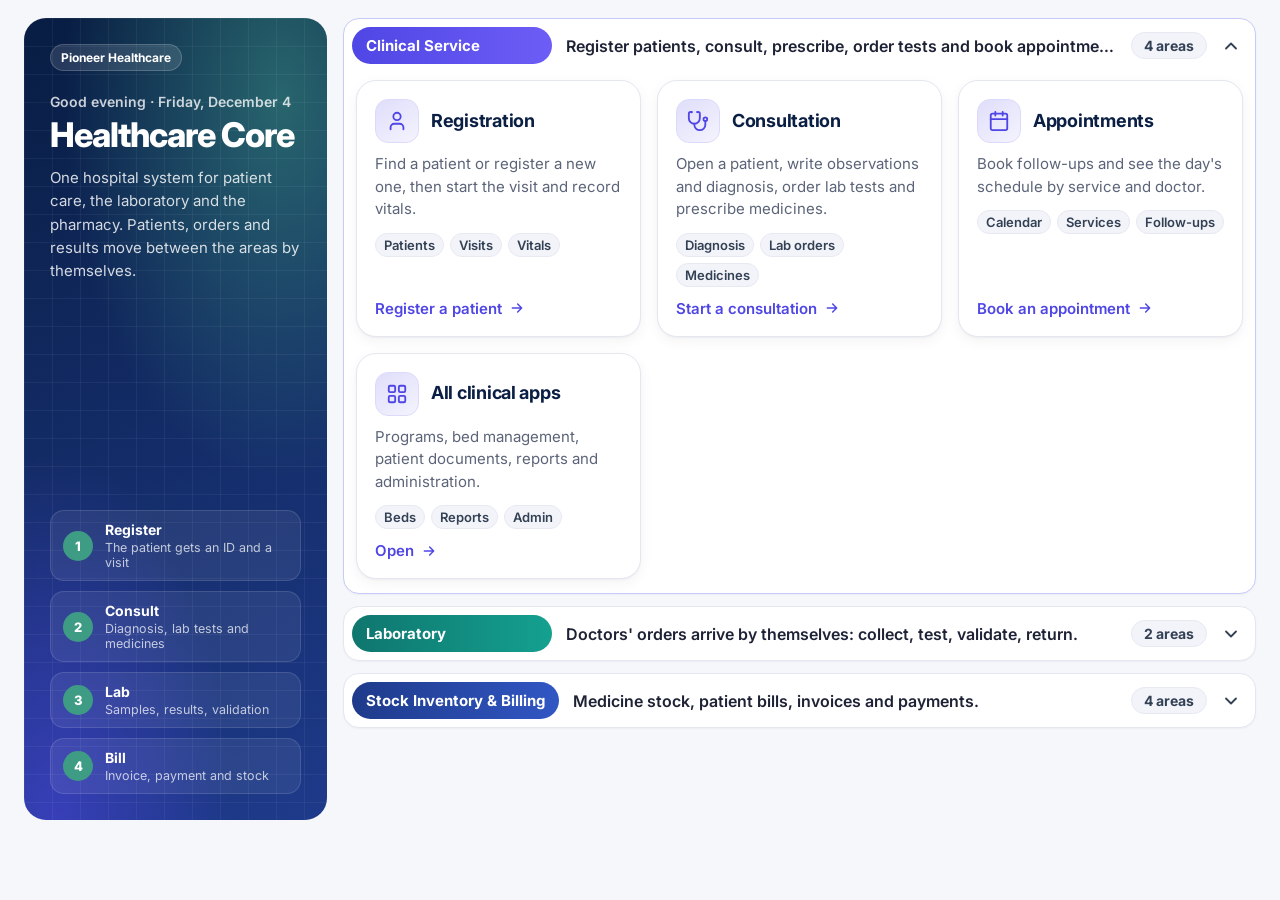
<file: resources/index.html>
<!DOCTYPE html>
<html lang="en">
<head>
	<meta charset="UTF-8" />
	<meta name="viewport" content="width=device-width,initial-scale=1" />
	<meta name="robots" content="noindex,nofollow" />
	<link rel="icon" type="image/png" href="/pioneer-brand/mark.png">
	<title>Pioneer Healthcare</title>
	<!-- Pioneer Healthcare home, in the ATA healthcare home pattern (hero panel + lanes of
	     cards). The top bar comes from /pioneer-brand/skin.js, which nginx adds to every page.
	     Cards are written here, not read from a config file, so a cached file can never bring
	     back other tiles. -->
	<style>
		@import url('https://fonts.googleapis.com/css2?family=Inter:wght@400;500;600;700;800&display=swap');
		* { box-sizing: border-box; }
		html, body { margin: 0; min-height: 100%; }
		body { background: #F6F7FB; color: #0B1F44; font-family: Inter, -apple-system, "Segoe UI", Roboto, sans-serif; -webkit-font-smoothing: antialiased; }
		a { color: inherit; text-decoration: none; }
		h1 { margin: 0; font-weight: 800; }
		.tile {
			--c: #4F46E5; --ci: #4F46E5; --glow: rgba(79, 70, 229, .55);
			position: relative; overflow: hidden; display: flex; flex-direction: column;
			padding: 18px; border-radius: 20px; background: #fff; border: 1px solid #E4E7F0;
			box-shadow: 0 1px 2px rgba(15,23,42,.04), 0 4px 14px rgba(15,23,42,.05);
			transition: transform .22s cubic-bezier(.2,.8,.2,1), box-shadow .22s cubic-bezier(.2,.8,.2,1), border-color .22s;
			animation: rise .6s cubic-bezier(.2,.8,.2,1) both;
		}
		.tile::before { content: ""; position: absolute; inset: 0 0 auto 0; height: 3px; background: linear-gradient(90deg, var(--c), transparent); opacity: 0; transition: opacity .2s; }
		.tile:hover, .tile:focus-visible { transform: translateY(-3px); border-color: color-mix(in srgb, var(--c) 35%, #E4E7F0); box-shadow: 0 2px 4px rgba(15,23,42,.04), 0 20px 40px -22px var(--glow); }
		.tile:hover::before, .tile:focus-visible::before { opacity: 1; }
		.tile:focus-visible, .lane-head:focus-visible { outline: 2px solid #4F46E5; outline-offset: 2px; }
		.row1 { display: flex; align-items: center; gap: 12px; }
		.ic {
			flex: none; width: 44px; height: 44px; border-radius: 13px; display: grid; place-items: center; color: var(--ci);
			background: linear-gradient(145deg, color-mix(in srgb, var(--c) 18%, #fff), color-mix(in srgb, var(--c) 6%, #fff));
			border: 1px solid color-mix(in srgb, var(--c) 20%, #fff); transition: transform .2s cubic-bezier(.2,.8,.2,1);
		}
		.tile:hover .ic { transform: scale(1.06); }
		.ic svg { width: 22px; height: 22px; }
		h3 { margin: 0; font-size: 18px; font-weight: 700; letter-spacing: -0.015em; line-height: 1.25; }
		.tile p { margin: 10px 0 0; color: #5B6478; font-size: 15px; line-height: 1.5; }
		.chips { display: flex; flex-wrap: wrap; gap: 6px; margin-top: 12px; }
		.chips span { font-size: 13px; font-weight: 600; color: #334155; background: #F3F4F9; border: 1px solid #E7E9F2; padding: 3px 8px; border-radius: 999px; }
		.go { margin-top: auto; padding-top: 12px; display: inline-flex; align-items: center; gap: 7px; font-weight: 600; font-size: 15px; color: var(--ci); }
		.go svg { width: 16px; height: 16px; transition: transform .2s cubic-bezier(.2,.8,.2,1); }
		.tile:hover .go svg { transform: translateX(4px); }
		@keyframes rise { from { opacity: 0; transform: translateY(14px) scale(.94); } to { opacity: 1; transform: none; } }
		@media (prefers-reduced-motion: reduce) { .tile { animation: none; } .tile, .ic, .go svg { transition: none; } }

		/* ATA healthcare home pattern: hero panel left, lanes with cards right */
		main.home { max-width: 1560px; display: grid; grid-template-columns: minmax(300px, 34%) 1fr; gap: 16px; padding: 18px 24px 32px; align-items: start; }
		.hero {
			position: sticky; top: 80px; min-height: calc(100vh - 62px - 36px); border-radius: 22px; padding: 26px; color: #fff; overflow: hidden;
			background: radial-gradient(120% 80% at 85% 10%, rgba(62,156,133,.55), transparent 60%), radial-gradient(90% 70% at 10% 100%, rgba(79,70,229,.55), transparent 65%), linear-gradient(160deg, #081D42 0%, #1E3A8A 100%);
			display: flex; flex-direction: column;
		}
		.hero::after { content: ""; position: absolute; inset: 0; background-image: linear-gradient(rgba(255,255,255,.05) 1px, transparent 1px), linear-gradient(90deg, rgba(255,255,255,.05) 1px, transparent 1px); background-size: 28px 28px; pointer-events: none; }
		.hero > * { position: relative; z-index: 1; }
		.tag { align-self: flex-start; font-size: 12px; font-weight: 700; padding: 5px 10px; border-radius: 999px; background: rgba(255,255,255,.12); border: 1px solid rgba(255,255,255,.18); }
		.greet { margin: 22px 0 6px; font-size: 14px; font-weight: 600; color: rgba(255,255,255,.78); }
		.hero h1 { color: #fff; font-size: 34px; line-height: 1.12; letter-spacing: -0.03em; }
		.hero .lead { margin: 12px 0 0; font-size: 15px; line-height: 1.55; color: rgba(255,255,255,.82); }
		.flow { list-style: none; margin: auto 0 0; padding: 22px 0 0; display: grid; gap: 10px; counter-reset: f; }
		.flow li { counter-increment: f; display: grid; grid-template-columns: 30px 1fr; gap: 2px 12px; align-items: center; padding: 10px 12px; border-radius: 14px; background: rgba(255,255,255,.07); border: 1px solid rgba(255,255,255,.12); }
		.flow li::before { content: counter(f); grid-row: span 2; width: 30px; height: 30px; border-radius: 50%; display: grid; place-items: center; font-size: 13px; font-weight: 800; background: #3E9C85; }
		.flow b { font-size: 14px; } .flow span { font-size: 12.5px; color: rgba(255,255,255,.72); }
		.lanes { display: grid; gap: 12px; }
		.lane { border: 1px solid #E4E7F0; border-radius: 16px; background: #fff; box-shadow: 0 1px 2px rgba(15,23,42,.04); }
		.lane.open { border-color: #C7CBF7; }
		.lane-head { width: 100%; display: flex; align-items: center; gap: 14px; padding: 8px 14px 8px 8px; border: 0; background: transparent; border-radius: 16px; cursor: pointer; font: inherit; color: inherit; text-align: left; }
		.pill { flex: none; min-width: 200px; padding: 9px 14px; border-radius: 999px; color: #fff; font-size: 15px; font-weight: 700; background: linear-gradient(90deg, var(--a1), var(--a2)); }
		.lane-line { flex: 1; min-width: 0; font-size: 16px; font-weight: 600; color: #1E2235; white-space: nowrap; overflow: hidden; text-overflow: ellipsis; }
		.count { flex: none; font-size: 14px; font-weight: 700; color: #334155; background: #F3F4F9; border: 1px solid #E7E9F2; border-radius: 999px; padding: 4px 12px; }
		.chev { flex: none; width: 20px; height: 20px; color: #334155; transition: transform .25s; }
		.lane.open .chev { transform: rotate(180deg); }
		.lane-body { display: none; grid-template-columns: repeat(3, minmax(0, 1fr)); gap: 16px; padding: 8px 12px 14px; }
		.lane.open .lane-body { display: grid; }
		.lane.dev { --a1: #4F46E5; --a2: #6D5DF6; } .lane.biz { --a1: #0F766E; --a2: #14A08F; } .lane.gov { --a1: #1E3A8A; --a2: #3157C4; }
		.lane.biz .tile { --c: #0F766E; --ci: #0F766E; --glow: rgba(15,118,110,.5); }
		.lane.gov .tile { --c: #1E3A8A; --ci: #1E3A8A; --glow: rgba(30,58,138,.5); }
		.lane .tile { animation-delay: calc(var(--i, 0) * 60ms); }
		@media (max-width: 1100px) { main.home { grid-template-columns: 1fr; } .hero { position: static; min-height: 0; } .lane-body { grid-template-columns: repeat(2, minmax(0,1fr)); } }
		@media (max-width: 700px) { .lane-body { grid-template-columns: 1fr; } .pill { min-width: 0; } .lane-line { display: none; } }
	</style>
</head>
<body>
	<main class="home">
		<aside class="hero">
			<span class="tag">Pioneer Healthcare</span>
			<p class="greet" id="greet">Welcome</p>
			<h1>Healthcare Core</h1>
			<p class="lead">One hospital system for patient care, the laboratory and the pharmacy. Patients, orders and results move between the areas by themselves.</p>
			<ol class="flow" aria-label="How a visit flows">
				<li><b>Register</b><span>The patient gets an ID and a visit</span></li>
				<li><b>Consult</b><span>Diagnosis, lab tests and medicines</span></li>
				<li><b>Lab</b><span>Samples, results, validation</span></li>
				<li><b>Bill</b><span>Invoice, payment and stock</span></li>
			</ol>
		</aside>
		<div class="lanes">
			<section class="lane dev open" data-k="clinical"><button type="button" class="lane-head" aria-expanded="true"><span class="pill">Clinical Service</span><span class="lane-line">Register patients, consult, prescribe, order tests and book appointments.</span><span class="count">4 areas</span><svg class="chev" viewBox="0 0 24 24" fill="none" stroke="currentColor" stroke-width="2.2" stroke-linecap="round" stroke-linejoin="round" aria-hidden="true"><path d="M6 9l6 6 6-6"/></svg></button><div class="lane-body"><a class="tile" style="--i:0" href="/care/registration/index.html#/search"><div class="row1"><span class="ic" aria-hidden="true"><svg viewBox="0 0 24 24" fill="none" stroke="currentColor" stroke-width="2" stroke-linecap="round" stroke-linejoin="round"><path d="M19 21v-2a4 4 0 0 0-4-4H9a4 4 0 0 0-4 4v2"/><circle cx="12" cy="7" r="4"/></svg></span><h3>Registration</h3></div><p>Find a patient or register a new one, then start the visit and record vitals.</p><div class="chips" aria-hidden="true"><span>Patients</span><span>Visits</span><span>Vitals</span></div><span class="go">Register a patient <svg viewBox="0 0 24 24" fill="none" stroke="currentColor" stroke-width="2.2" stroke-linecap="round" stroke-linejoin="round"><path d="M5 12h14M13 6l6 6-6 6"/></svg></span></a><a class="tile" style="--i:1" href="/care/clinical/index.html#/default/patient/search"><div class="row1"><span class="ic" aria-hidden="true"><svg viewBox="0 0 24 24" fill="none" stroke="currentColor" stroke-width="2" stroke-linecap="round" stroke-linejoin="round"><path d="M4.8 2.3A.3.3 0 1 0 5 2H4a2 2 0 0 0-2 2v5a6 6 0 0 0 6 6v0a6 6 0 0 0 6-6V4a2 2 0 0 0-2-2h-1a.2.2 0 1 0 .3.3"/><path d="M8 15v1a6 6 0 0 0 6 6v0a6 6 0 0 0 6-6v-4"/><circle cx="20" cy="10" r="2"/></svg></span><h3>Consultation</h3></div><p>Open a patient, write observations and diagnosis, order lab tests and prescribe medicines.</p><div class="chips" aria-hidden="true"><span>Diagnosis</span><span>Lab orders</span><span>Medicines</span></div><span class="go">Start a consultation <svg viewBox="0 0 24 24" fill="none" stroke="currentColor" stroke-width="2.2" stroke-linecap="round" stroke-linejoin="round"><path d="M5 12h14M13 6l6 6-6 6"/></svg></span></a><a class="tile" style="--i:2" href="/appointments/#/home/manage/summary"><div class="row1"><span class="ic" aria-hidden="true"><svg viewBox="0 0 24 24" fill="none" stroke="currentColor" stroke-width="2" stroke-linecap="round" stroke-linejoin="round"><rect x="3" y="4" width="18" height="18" rx="2"/><path d="M16 2v4M8 2v4M3 10h18"/></svg></span><h3>Appointments</h3></div><p>Book follow-ups and see the day's schedule by service and doctor.</p><div class="chips" aria-hidden="true"><span>Calendar</span><span>Services</span><span>Follow-ups</span></div><span class="go">Book an appointment <svg viewBox="0 0 24 24" fill="none" stroke="currentColor" stroke-width="2.2" stroke-linecap="round" stroke-linejoin="round"><path d="M5 12h14M13 6l6 6-6 6"/></svg></span></a><a class="tile" style="--i:3" href="/care/home/"><div class="row1"><span class="ic" aria-hidden="true"><svg viewBox="0 0 24 24" fill="none" stroke="currentColor" stroke-width="2" stroke-linecap="round" stroke-linejoin="round"><rect x="3" y="3" width="7" height="7" rx="1.5"/><rect x="14" y="3" width="7" height="7" rx="1.5"/><rect x="3" y="14" width="7" height="7" rx="1.5"/><rect x="14" y="14" width="7" height="7" rx="1.5"/></svg></span><h3>All clinical apps</h3></div><p>Programs, bed management, patient documents, reports and administration.</p><div class="chips" aria-hidden="true"><span>Beds</span><span>Reports</span><span>Admin</span></div><span class="go">Open <svg viewBox="0 0 24 24" fill="none" stroke="currentColor" stroke-width="2.2" stroke-linecap="round" stroke-linejoin="round"><path d="M5 12h14M13 6l6 6-6 6"/></svg></span></a></div></section>
			<section class="lane biz" data-k="lab"><button type="button" class="lane-head" aria-expanded="false"><span class="pill">Laboratory</span><span class="lane-line">Doctors' orders arrive by themselves: collect, test, validate, return.</span><span class="count">2 areas</span><svg class="chev" viewBox="0 0 24 24" fill="none" stroke="currentColor" stroke-width="2.2" stroke-linecap="round" stroke-linejoin="round" aria-hidden="true"><path d="M6 9l6 6 6-6"/></svg></button><div class="lane-body"><a class="tile" style="--i:0" href="/openelis/LabDashboard.do"><div class="row1"><span class="ic" aria-hidden="true"><svg viewBox="0 0 24 24" fill="none" stroke="currentColor" stroke-width="2" stroke-linecap="round" stroke-linejoin="round"><path d="M9 3h6M10 3v6.5L4.6 18.4A1.7 1.7 0 0 0 6 21h12a1.7 1.7 0 0 0 1.4-2.6L14 9.5V3"/><path d="M7 15h10"/></svg></span><h3>Lab dashboard</h3></div><p>Today's samples to collect and the collected samples waiting for results.</p><div class="chips" aria-hidden="true"><span>Samples</span><span>Collection</span><span>Backlog</span></div><span class="go">Open the lab <svg viewBox="0 0 24 24" fill="none" stroke="currentColor" stroke-width="2.2" stroke-linecap="round" stroke-linejoin="round"><path d="M5 12h14M13 6l6 6-6 6"/></svg></span></a><a class="tile" style="--i:1" href="/openelis/LabDashboard.do"><div class="row1"><span class="ic" aria-hidden="true"><svg viewBox="0 0 24 24" fill="none" stroke="currentColor" stroke-width="2" stroke-linecap="round" stroke-linejoin="round"><path d="M9 11l3 3L22 4"/><path d="M21 12v7a2 2 0 0 1-2 2H5a2 2 0 0 1-2-2V5a2 2 0 0 1 2-2h11"/></svg></span><h3>Results &amp; validation</h3></div><p>Enter values with normal ranges shown, then a second person validates and releases them.</p><div class="chips" aria-hidden="true"><span>Enter</span><span>Validate</span><span>Release</span></div><span class="go">Enter results <svg viewBox="0 0 24 24" fill="none" stroke="currentColor" stroke-width="2.2" stroke-linecap="round" stroke-linejoin="round"><path d="M5 12h14M13 6l6 6-6 6"/></svg></span></a></div></section>
			<section class="lane gov" data-k="erp"><button type="button" class="lane-head" aria-expanded="false"><span class="pill">Stock Inventory &amp; Billing</span><span class="lane-line">Medicine stock, patient bills, invoices and payments.</span><span class="count">4 areas</span><svg class="chev" viewBox="0 0 24 24" fill="none" stroke="currentColor" stroke-width="2.2" stroke-linecap="round" stroke-linejoin="round" aria-hidden="true"><path d="M6 9l6 6 6-6"/></svg></button><div class="lane-body"><a class="tile" style="--i:0" href="ERPHOST/web#action=sale.action_quotations_with_onboarding"><div class="row1"><span class="ic" aria-hidden="true"><svg viewBox="0 0 24 24" fill="none" stroke="currentColor" stroke-width="2" stroke-linecap="round" stroke-linejoin="round"><path d="M4 2v20l3-2 3 2 3-2 3 2 3-2 1 .7V2l-1 .7-3-2-3 2-3-2-3 2-3-2z"/><path d="M8 7h8M8 11h8M8 15h5"/></svg></span><h3>Patient billing</h3></div><p>Quotations and sales orders for patients, confirmed into deliveries and invoices.</p><div class="chips" aria-hidden="true"><span>Quotations</span><span>Orders</span><span>Shops</span></div><span class="go">Open billing <svg viewBox="0 0 24 24" fill="none" stroke="currentColor" stroke-width="2.2" stroke-linecap="round" stroke-linejoin="round"><path d="M5 12h14M13 6l6 6-6 6"/></svg></span></a><a class="tile" style="--i:1" href="ERPHOST/web#action=stock.product_template_action_product"><div class="row1"><span class="ic" aria-hidden="true"><svg viewBox="0 0 24 24" fill="none" stroke="currentColor" stroke-width="2" stroke-linecap="round" stroke-linejoin="round"><path d="M21 8v13H3V8"/><path d="M1 3h22v5H1z"/><path d="M10 12h4"/></svg></span><h3>Medicines &amp; stock</h3></div><p>Prices, costs and what is on hand for every medicine and item.</p><div class="chips" aria-hidden="true"><span>Products</span><span>On hand</span><span>Prices</span></div><span class="go">Open stock <svg viewBox="0 0 24 24" fill="none" stroke="currentColor" stroke-width="2.2" stroke-linecap="round" stroke-linejoin="round"><path d="M5 12h14M13 6l6 6-6 6"/></svg></span></a><a class="tile" style="--i:2" href="ERPHOST/web#action=account.action_move_out_invoice_type"><div class="row1"><span class="ic" aria-hidden="true"><svg viewBox="0 0 24 24" fill="none" stroke="currentColor" stroke-width="2" stroke-linecap="round" stroke-linejoin="round"><rect x="2" y="6" width="20" height="12" rx="2"/><circle cx="12" cy="12" r="2.5"/><path d="M6 12h.01M18 12h.01"/></svg></span><h3>Invoices &amp; payments</h3></div><p>Posted invoices, payments taken and what is still due.</p><div class="chips" aria-hidden="true"><span>Invoices</span><span>Payments</span></div><span class="go">Open invoices <svg viewBox="0 0 24 24" fill="none" stroke="currentColor" stroke-width="2.2" stroke-linecap="round" stroke-linejoin="round"><path d="M5 12h14M13 6l6 6-6 6"/></svg></span></a><a class="tile" style="--i:3" href="ERPHOST/web#action=purchase.purchase_rfq"><div class="row1"><span class="ic" aria-hidden="true"><svg viewBox="0 0 24 24" fill="none" stroke="currentColor" stroke-width="2" stroke-linecap="round" stroke-linejoin="round"><circle cx="9" cy="21" r="1"/><circle cx="20" cy="21" r="1"/><path d="M1 1h4l2.7 13.4a2 2 0 0 0 2 1.6h9.7a2 2 0 0 0 2-1.6L23 6H6"/></svg></span><h3>Purchases</h3></div><p>Order from suppliers and receive stock into the pharmacy.</p><div class="chips" aria-hidden="true"><span>Suppliers</span><span>Receipts</span></div><span class="go">Open purchases <svg viewBox="0 0 24 24" fill="none" stroke="currentColor" stroke-width="2.2" stroke-linecap="round" stroke-linejoin="round"><path d="M5 12h14M13 6l6 6-6 6"/></svg></span></a></div></section>
		</div>
	</main>
	<script>
		(function () {
			// The ERP lives on its own host: erp-<this host>.
			var erp = location.protocol + '//erp-' + location.host;
			document.querySelectorAll('a[href^="ERPHOST"]').forEach(function (a) { a.href = a.getAttribute('href').replace('ERPHOST', erp); });
			var h = new Date().getHours();
			var d = new Date().toLocaleDateString(undefined, { weekday: 'long', day: 'numeric', month: 'long' });
			document.getElementById('greet').textContent = (h < 12 ? 'Good morning' : h < 17 ? 'Good afternoon' : 'Good evening') + ' \u00b7 ' + d;
			var lanes = document.querySelectorAll('.lane');
			var saved = null; try { saved = localStorage.getItem('ph-lane'); } catch (e) {}
			function open(l) { lanes.forEach(function (x) { var on = x === l; x.classList.toggle('open', on); x.querySelector('.lane-head').setAttribute('aria-expanded', on); }); try { localStorage.setItem('ph-lane', l.dataset.k); } catch (e) {} }
			lanes.forEach(function (l) { l.querySelector('.lane-head').addEventListener('click', function () { open(l); }); if (saved && l.dataset.k === saved) open(l); });
		})();
	</script>
</body>
</html>
</file>
